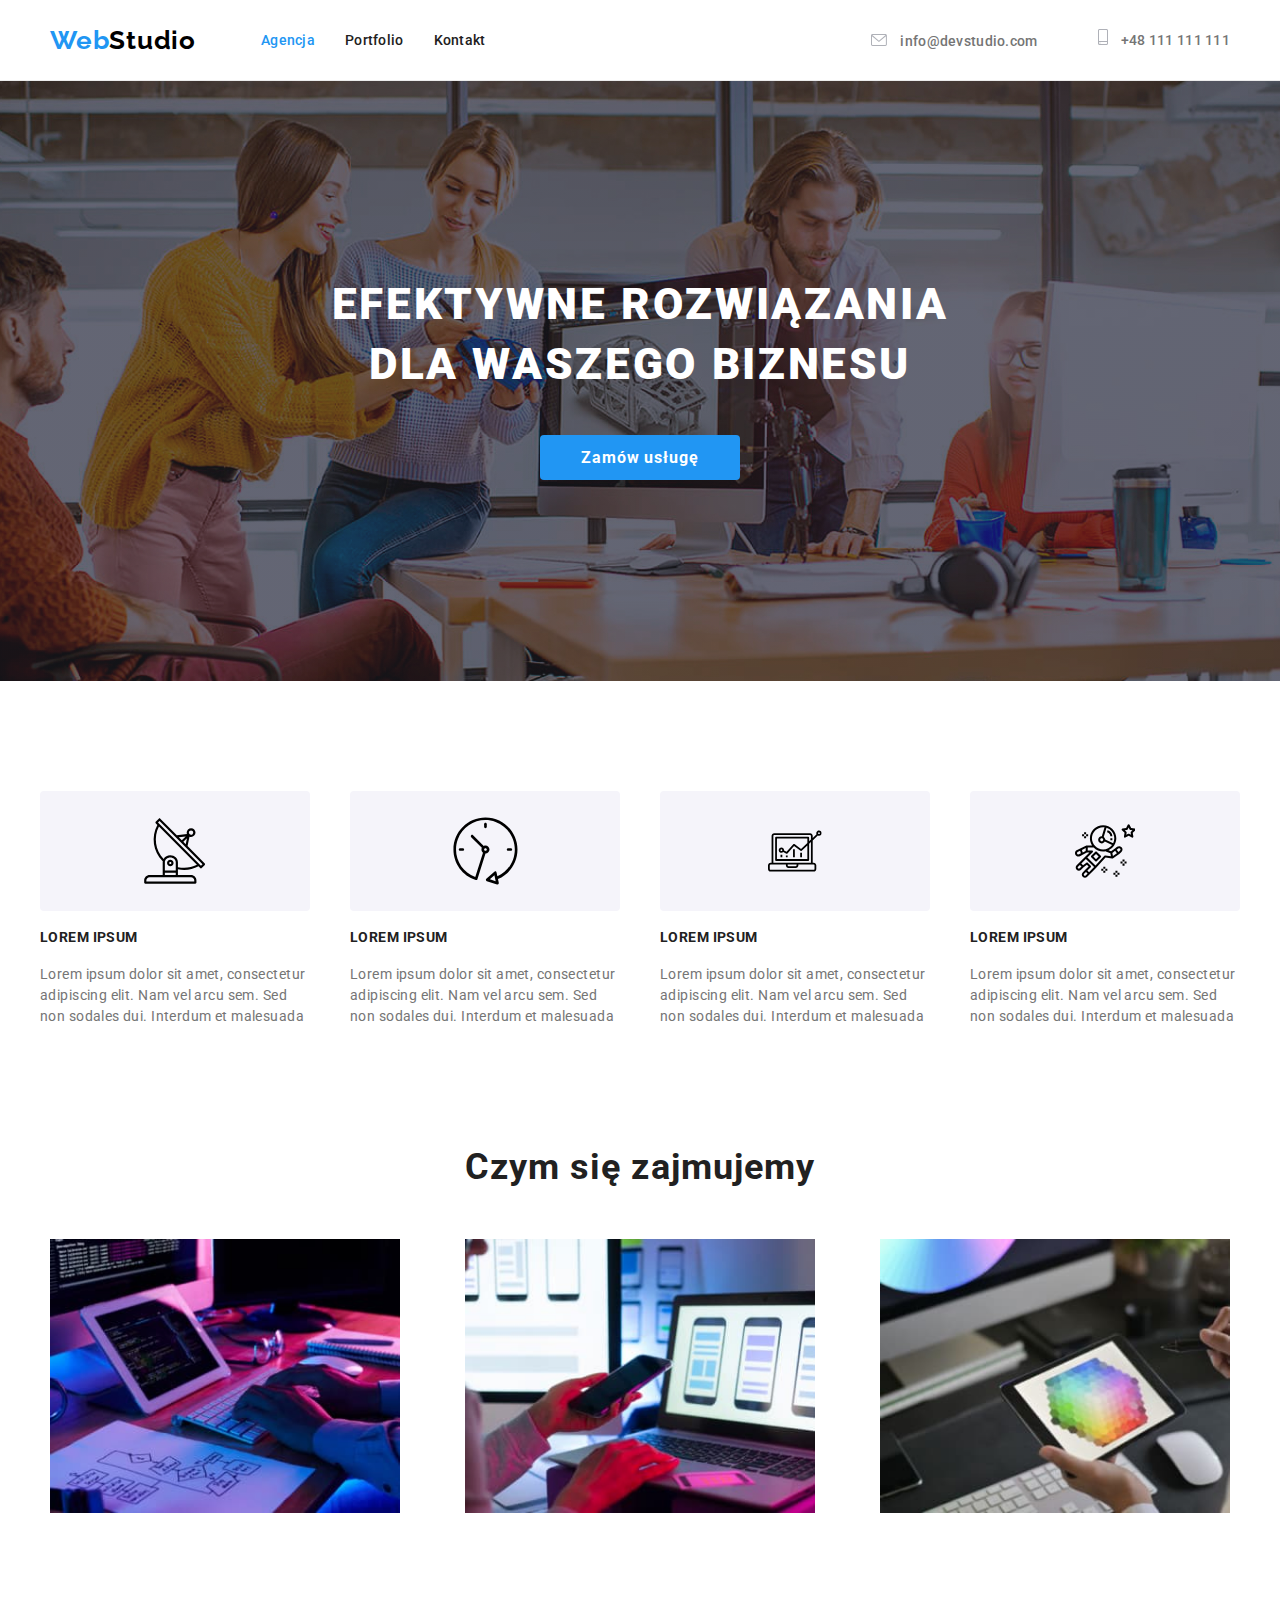
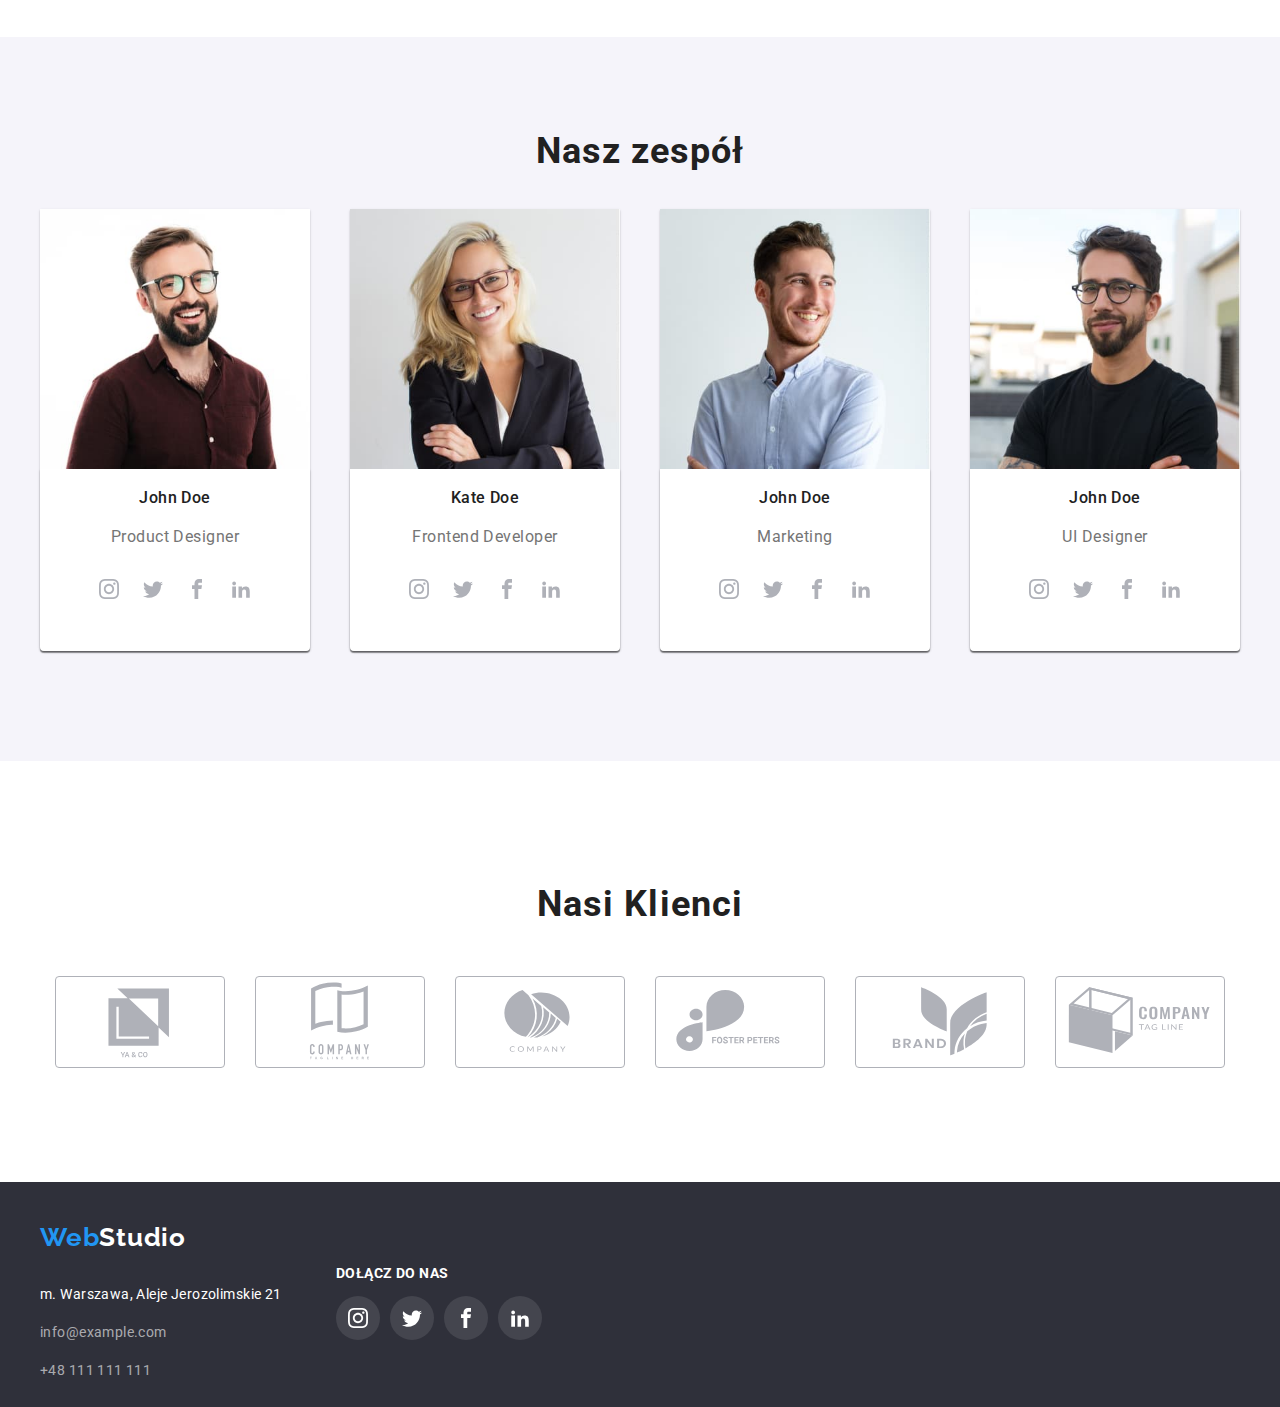
<file: index.html>
<!DOCTYPE html>
<html lang="pl">
  <head>
    <meta charset="UTF-8" />
    <meta http-equiv="X-UA-Compatible" content="IE=edge" />
    <meta name="viewport" content="width=device-width, initial-scale=1.0" />
    <title>Web Studio</title>
    <link
      rel="stylesheet"
      href="https://cdnjs.cloudflare.com/ajax/libs/modern-normalize/1.0.0/modern-normalize.min.css"
    />
    <link rel="stylesheet" href="./css/styles.css" />
    <link rel="preconnect" href="https://fonts.googleapis.com" />
    <link rel="preconnect" href="https://fonts.gstatic.com" crossorigin />
    <link
      href="https://fonts.googleapis.com/css2?family=Raleway:wght@700&family=Roboto:wght@400;500;700;900&display=swap"
      rel="stylesheet"
    />
  </head>
  <body>
    <header class="background-header">
      <div class="container header-container">
        <div class="logo-navigation">
          <a class="logotype-webstudio-header" href="#"
            ><span class="logotype-web">Web</span>Studio</a
          >
          <nav>
            <ul class="dots navigation">
              <li>
                <a class="link link-index links" href="./index.html">Agencja</a>
              </li>
              <li>
                <a class="link links" href="./portfolio.html">Portfolio</a>
              </li>
              <li><a class="link links" href="#">Kontakt</a></li>
            </ul>
          </nav>
        </div>
        <div class="navigation">
          <ul class="dots contact-items links">
            <li>
              <a
                class="links link-contact-header contact"
                href="mailto:info@example.com"
                ><svg
                  xmlns="http://www.w3.org/2000/svg"
                  width="16px"
                  height="12px"
                  class="envelope"
                >
                  <use href="./images/icons.svg#icon-envelope-2"></use>
                </svg>
                info@devstudio.com</a
              >
            </li>
          </ul>
          <ul class="dots contact-items links">
            <li>
              <a
                class="links link-contact-header contact"
                href="tel:+48111111111"
                ><svg
                  xmlns="http://www.w3.org/2000/svg"
                  width="10px"
                  height="16px"
                  class="phone"
                >
                  <use href="./images/icons.svg#icon-smartphone-1"></use>
                </svg>
                +48 111 111 111</a
              >
            </li>
          </ul>
        </div>
      </div>
    </header>

    <main>
      <section class="section first-section-index">
        <div class="container">
          <div class="white-text">
            <h1 class="first-section-text">
              EFEKTYWNE ROZWIĄZANIA DLA WASZEGO BIZNESU
            </h1>
          </div>

          <div class="blue-button">
            <button class="button-order" type="button">Zamów usługę</button>
          </div>
        </div>
      </section>
      <section class="section">
        <div class="container">
          <div class="section-lorem">
            <ul class="dots display-lorem">
              <li>
                <div class="box">
                  <svg
                    xmlns="http://www.w3.org/2000/svg"
                    width="65.32px"
                    height="70px"
                    class="box-border"
                  >
                    <use href="./images/icons.svg#icon-antenna-1"></use>
                  </svg>
                </div>
                <h4 class="second-section-haeding">LOREM IPSUM</h4>
                <p class="second-section-text">
                  Lorem ipsum dolor sit amet, consectetur adipiscing elit. Nam
                  vel arcu sem. Sed non sodales dui. Interdum et malesuada
                </p>
              </li>

              <li>
                <div class="box">
                  <svg
                    xmlns="http://www.w3.org/2000/svg"
                    width="66.96px"
                    height="70px"
                    class="box-border"
                  >
                    <use href="./images/icons.svg#icon-clock-1"></use>
                  </svg>
                </div>
                <h4 class="second-section-haeding">LOREM IPSUM</h4>
                <p class="second-section-text">
                  Lorem ipsum dolor sit amet, consectetur adipiscing elit. Nam
                  vel arcu sem. Sed non sodales dui. Interdum et malesuada
                </p>
              </li>
              <li>
                <div class="box">
                  <svg
                    xmlns="http://www.w3.org/2000/svg"
                    width="53.69px"
                    height="70px"
                    class="box-border"
                  >
                    <use href="./images/icons.svg#icon-diagram-1"></use>
                  </svg>
                </div>
                <h4 class="second-section-haeding">LOREM IPSUM</h4>
                <p class="second-section-text">
                  Lorem ipsum dolor sit amet, consectetur adipiscing elit. Nam
                  vel arcu sem. Sed non sodales dui. Interdum et malesuada
                </p>
              </li>
              <li>
                <div class="box">
                  <svg
                    xmlns="http://www.w3.org/2000/svg"
                    width="60.66px"
                    height="70px"
                    class="box-border"
                  >
                    <use href="./images/icons.svg#icon-astronaut-1"></use>
                  </svg>
                </div>
                <h4 class="second-section-haeding">LOREM IPSUM</h4>
                <p class="second-section-text">
                  Lorem ipsum dolor sit amet, consectetur adipiscing elit. Nam
                  vel arcu sem. Sed non sodales dui. Interdum et malesuada
                </p>
              </li>
            </ul>
          </div>

          <h2 class="second-section-second-text">Czym się zajmujemy</h2>
          <ul class="dots display-three">
            <li>
              <img
                class="image"
                src="images/img1.jpg"
                alt="Ręce na klawiaturze"
                width="370"
                height="294"
              />
            </li>
            <li>
              <img
                class="image"
                src="images/img2.jpg"
                alt="Smartfon w dłoniach"
                width="370"
                height="294"
              />
            </li>
            <li>
              <img
                class="image"
                src="images/img3.jpg"
                alt="Tablet w dłoni"
                width="370"
                height="294"
              />
            </li>
          </ul>
        </div>
      </section>
      <section class="section third-section">
        <div class="container">
          <div class="our-team">
            <h2 class="third-section-heading">Nasz zespół</h2>
          </div>

          <div class="team-container">
            <ul class="dots display">
              <li>
                <div class="team">
                  <figure>
                    <img
                      src="images/img4.jpg"
                      alt="John Doe.Product Designer"
                      width="270"
                      height="260"
                    />
                    <figcaption class="name-title">
                      <h4 class="third-section-heading-text">John Doe</h4>
                      <p class="third-section-job-titles">Product Designer</p>
                      <ul class="contact-sprites">
                        <li>
                          <a href="#"
                            ><div class="circle">
                              <svg
                                xmlns="http://www.w3.org/2000/svg"
                                width="20px"
                                height="20px"
                                class="social-circles"
                              >
                                <use
                                  href="./images/icons.svg#icon-instagram"
                                ></use>
                              </svg>
                            </div>
                          </a>
                        </li>
                        <li>
                          <a href="#"
                            ><div class="circle">
                              <svg
                                xmlns="http://www.w3.org/2000/svg"
                                width="20px"
                                height="20px"
                                class="social-circles"
                              >
                                <use
                                  href="./images/icons.svg#icon-twitter"
                                ></use>
                              </svg>
                            </div>
                          </a>
                        </li>
                        <li>
                          <a href="#"
                            ><div class="circle">
                              <svg
                                xmlns="http://www.w3.org/2000/svg"
                                width="20px"
                                height="20px"
                                class="social-circles"
                              >
                                <use
                                  href="./images/icons.svg#icon-facebook"
                                ></use>
                              </svg>
                            </div>
                          </a>
                        </li>
                        <li>
                          <a href="#"
                            ><div class="circle">
                              <svg
                                xmlns="http://www.w3.org/2000/svg"
                                width="20px"
                                height="20px"
                                class="social-circles"
                              >
                                <use
                                  href="./images/icons.svg#icon-linkedin2"
                                ></use>
                              </svg>
                            </div>
                          </a>
                        </li>
                      </ul>
                    </figcaption>
                  </figure>
                </div>
              </li>
              <li>
                <div class="team">
                  <figure>
                    <img
                      src="images/img5.jpg"
                      alt="Kate Doe.Frontend Developer"
                      width="270"
                      height="260"
                    />
                    <figcaption class="name-title">
                      <h4 class="third-section-heading-text">Kate Doe</h4>
                      <p class="third-section-job-titles">Frontend Developer</p>
                      <ul class="contact-sprites">
                        <li>
                          <a href="#"
                            ><div class="circle">
                              <svg
                                xmlns="http://www.w3.org/2000/svg"
                                width="20px"
                                height="20px"
                                class="social-circles"
                              >
                                <use
                                  href="./images/icons.svg#icon-instagram"
                                ></use>
                              </svg>
                            </div>
                          </a>
                        </li>
                        <li>
                          <a href="#"
                            ><div class="circle">
                              <svg
                                xmlns="http://www.w3.org/2000/svg"
                                width="20px"
                                height="20px"
                                class="social-circles"
                              >
                                <use
                                  href="./images/icons.svg#icon-twitter"
                                ></use>
                              </svg>
                            </div>
                          </a>
                        </li>
                        <li>
                          <a href="#"
                            ><div class="circle">
                              <svg
                                xmlns="http://www.w3.org/2000/svg"
                                width="20px"
                                height="20px"
                                class="social-circles"
                              >
                                <use
                                  href="./images/icons.svg#icon-facebook"
                                ></use>
                              </svg>
                            </div>
                          </a>
                        </li>
                        <li>
                          <a href="#"
                            ><div class="circle">
                              <svg
                                xmlns="http://www.w3.org/2000/svg"
                                width="20px"
                                height="20px"
                                class="social-circles"
                              >
                                <use
                                  href="./images/icons.svg#icon-linkedin2"
                                ></use>
                              </svg>
                            </div>
                          </a>
                        </li>
                      </ul>
                    </figcaption>
                  </figure>
                </div>
              </li>
              <li>
                <div class="team">
                  <figure>
                    <img
                      src="images/img6.jpg"
                      alt="John Doe.Marketing"
                      width="270"
                      height="260"
                    />
                    <figcaption class="name-title">
                      <h4 class="third-section-heading-text">John Doe</h4>
                      <p class="third-section-job-titles">Marketing</p>
                      <ul class="contact-sprites">
                        <li>
                          <a href="#"
                            ><div class="circle">
                              <svg
                                xmlns="http://www.w3.org/2000/svg"
                                width="20px"
                                height="20px"
                                class="social-circles"
                              >
                                <use
                                  href="./images/icons.svg#icon-instagram"
                                ></use>
                              </svg>
                            </div>
                          </a>
                        </li>
                        <li>
                          <a href="#"
                            ><div class="circle">
                              <svg
                                xmlns="http://www.w3.org/2000/svg"
                                width="20px"
                                height="20px"
                                class="social-circles"
                              >
                                <use
                                  href="./images/icons.svg#icon-twitter"
                                ></use>
                              </svg>
                            </div>
                          </a>
                        </li>
                        <li>
                          <a href="#"
                            ><div class="circle">
                              <svg
                                xmlns="http://www.w3.org/2000/svg"
                                width="20px"
                                height="20px"
                                class="social-circles"
                              >
                                <use
                                  href="./images/icons.svg#icon-facebook"
                                ></use>
                              </svg>
                            </div>
                          </a>
                        </li>
                        <li>
                          <a href="#"
                            ><div class="circle">
                              <svg
                                xmlns="http://www.w3.org/2000/svg"
                                width="20px"
                                height="20px"
                                class="social-circles"
                              >
                                <use
                                  href="./images/icons.svg#icon-linkedin2"
                                ></use>
                              </svg>
                            </div>
                          </a>
                        </li>
                      </ul>
                    </figcaption>
                  </figure>
                </div>
              </li>
              <li>
                <div class="team">
                  <figure>
                    <img
                      src="images/img7.jpg"
                      alt="John Doe.UI Designer"
                      width="270"
                      height="260"
                    />
                    <figcaption class="name-title">
                      <h4 class="third-section-heading-text">John Doe</h4>
                      <p class="third-section-job-titles">UI Designer</p>
                      <ul class="contact-sprites">
                        <li>
                          <a href="#"
                            ><div class="circle">
                              <svg
                                xmlns="http://www.w3.org/2000/svg"
                                width="20px"
                                height="20px"
                                class="social-circles"
                              >
                                <use
                                  href="./images/icons.svg#icon-instagram"
                                ></use>
                              </svg>
                            </div>
                          </a>
                        </li>
                        <li>
                          <a href="#"
                            ><div class="circle">
                              <svg
                                xmlns="http://www.w3.org/2000/svg"
                                width="20px"
                                height="20px"
                                class="social-circles"
                              >
                                <use
                                  href="./images/icons.svg#icon-twitter"
                                ></use>
                              </svg>
                            </div>
                          </a>
                        </li>
                        <li>
                          <a href="#"
                            ><div class="circle">
                              <svg
                                xmlns="http://www.w3.org/2000/svg"
                                width="20px"
                                height="20px"
                                class="social-circles"
                              >
                                <use
                                  href="./images/icons.svg#icon-facebook"
                                ></use>
                              </svg>
                            </div>
                          </a>
                        </li>
                        <li>
                          <a href="#"
                            ><div class="circle">
                              <svg
                                xmlns="http://www.w3.org/2000/svg"
                                width="20px"
                                height="20px"
                                class="social-circles"
                              >
                                <use
                                  href="./images/icons.svg#icon-linkedin2"
                                ></use>
                              </svg>
                            </div>
                          </a>
                        </li>
                      </ul>
                    </figcaption>
                  </figure>
                </div>
              </li>
            </ul>
          </div>
        </div>
      </section>
      <section>
        <div class="section container">
          <div>
            <h2 class="fourth-section-heading">Nasi Klienci</h2>
          </div>
          <div>
            <ul class="customers-container">
              <li>
                <div>
                  <svg
                    xmlns="http://www.w3.org/2000/svg"
                    width="170px"
                    height="92px"
                    class="customers"
                  >
                    <use href="./images/icons.svg#icon-Logo"></use>
                  </svg>
                </div>
              </li>
              <li>
                <div>
                  <svg
                    xmlns="http://www.w3.org/2000/svg"
                    width="170px"
                    height="92px"
                    class="customers"
                  >
                    <use href="./images/icons.svg#icon-Logo-1"></use>
                  </svg>
                </div>
              </li>
              <li>
                <div>
                  <svg
                    xmlns="http://www.w3.org/2000/svg"
                    width="170px"
                    height="92px"
                    class="customers"
                  >
                    <use href="./images/icons.svg#icon-Logo-2"></use>
                  </svg>
                </div>
              </li>
              <li>
                <div>
                  <svg
                    xmlns="http://www.w3.org/2000/svg"
                    width="170px"
                    height="92px"
                    class="customers"
                  >
                    <use href="./images/icons.svg#icon-Logo-3"></use>
                  </svg>
                </div>
              </li>
              <li>
                <div>
                  <svg
                    xmlns="http://www.w3.org/2000/svg"
                    width="170px"
                    height="92px"
                    class="customers"
                  >
                    <use href="./images/icons.svg#icon-Logo-4"></use>
                  </svg>
                </div>
              </li>
              <li>
                <div>
                  <svg
                    xmlns="http://www.w3.org/2000/svg"
                    width="170px"
                    height="92px"
                    class="customers"
                  >
                    <use href="./images/icons.svg#icon-Logo-5"></use>
                  </svg>
                </div>
              </li>
            </ul>
          </div>
        </div>
      </section>
    </main>
    <footer class="background-footer">
      <div class="whole-footer container">
        <div class="footer-container">
          <div class="home-address">
            <a class="logotype-webstudio-footer" href="#"
              ><span class="logotype-web">Web</span>Studio</a
            >
          </div>
          <div class="address-footer-links">
            <address class="address">
              m. Warszawa, Aleje Jerozolimskie 21
              <p>
                <a
                  class="links link-contact-footer"
                  href="mailto:info@example.com"
                  >info@example.com</a
                >
              </p>
              <p>
                <a class="links link-contact-footer" href="tel:+48111111111"
                  >+48 111 111 111</a
                >
              </p>
            </address>
          </div>
        </div>
        <div class="join-us-text-icons">
          <div class="social-icons-bottom">
            <p class="join-us">Dołącz do nas</p>
          </div>
          <ul class="contact-sprites-bottom">
            <li>
              <div class="circle-bottom">
                <svg
                  xmlns="http://www.w3.org/2000/svg"
                  width="20px"
                  height="20px"
                  class="social-circles-bottom"
                >
                  <use href="./images/icons.svg#icon-instagram"></use>
                </svg>
              </div>
            </li>
            <li>
              <div class="circle-bottom">
                <svg
                  xmlns="http://www.w3.org/2000/svg"
                  width="20px"
                  height="20px"
                  class="social-circles-bottom"
                >
                  <use href="./images/icons.svg#icon-twitter"></use>
                </svg>
              </div>
            </li>
            <li>
              <div class="circle-bottom">
                <svg
                  xmlns="http://www.w3.org/2000/svg"
                  width="20px"
                  height="20px"
                  class="social-circles-bottom"
                >
                  <use href="./images/icons.svg#icon-facebook"></use>
                </svg>
              </div>
            </li>
            <li>
              <div class="circle-bottom">
                <svg
                  xmlns="http://www.w3.org/2000/svg"
                  width="20px"
                  height="20px"
                  class="social-circles-bottom"
                >
                  <use href="./images/icons.svg#icon-linkedin2"></use>
                </svg>
              </div>
            </li>
          </ul>
        </div>
      </div>
    </footer>
  </body>
</html>
</file>
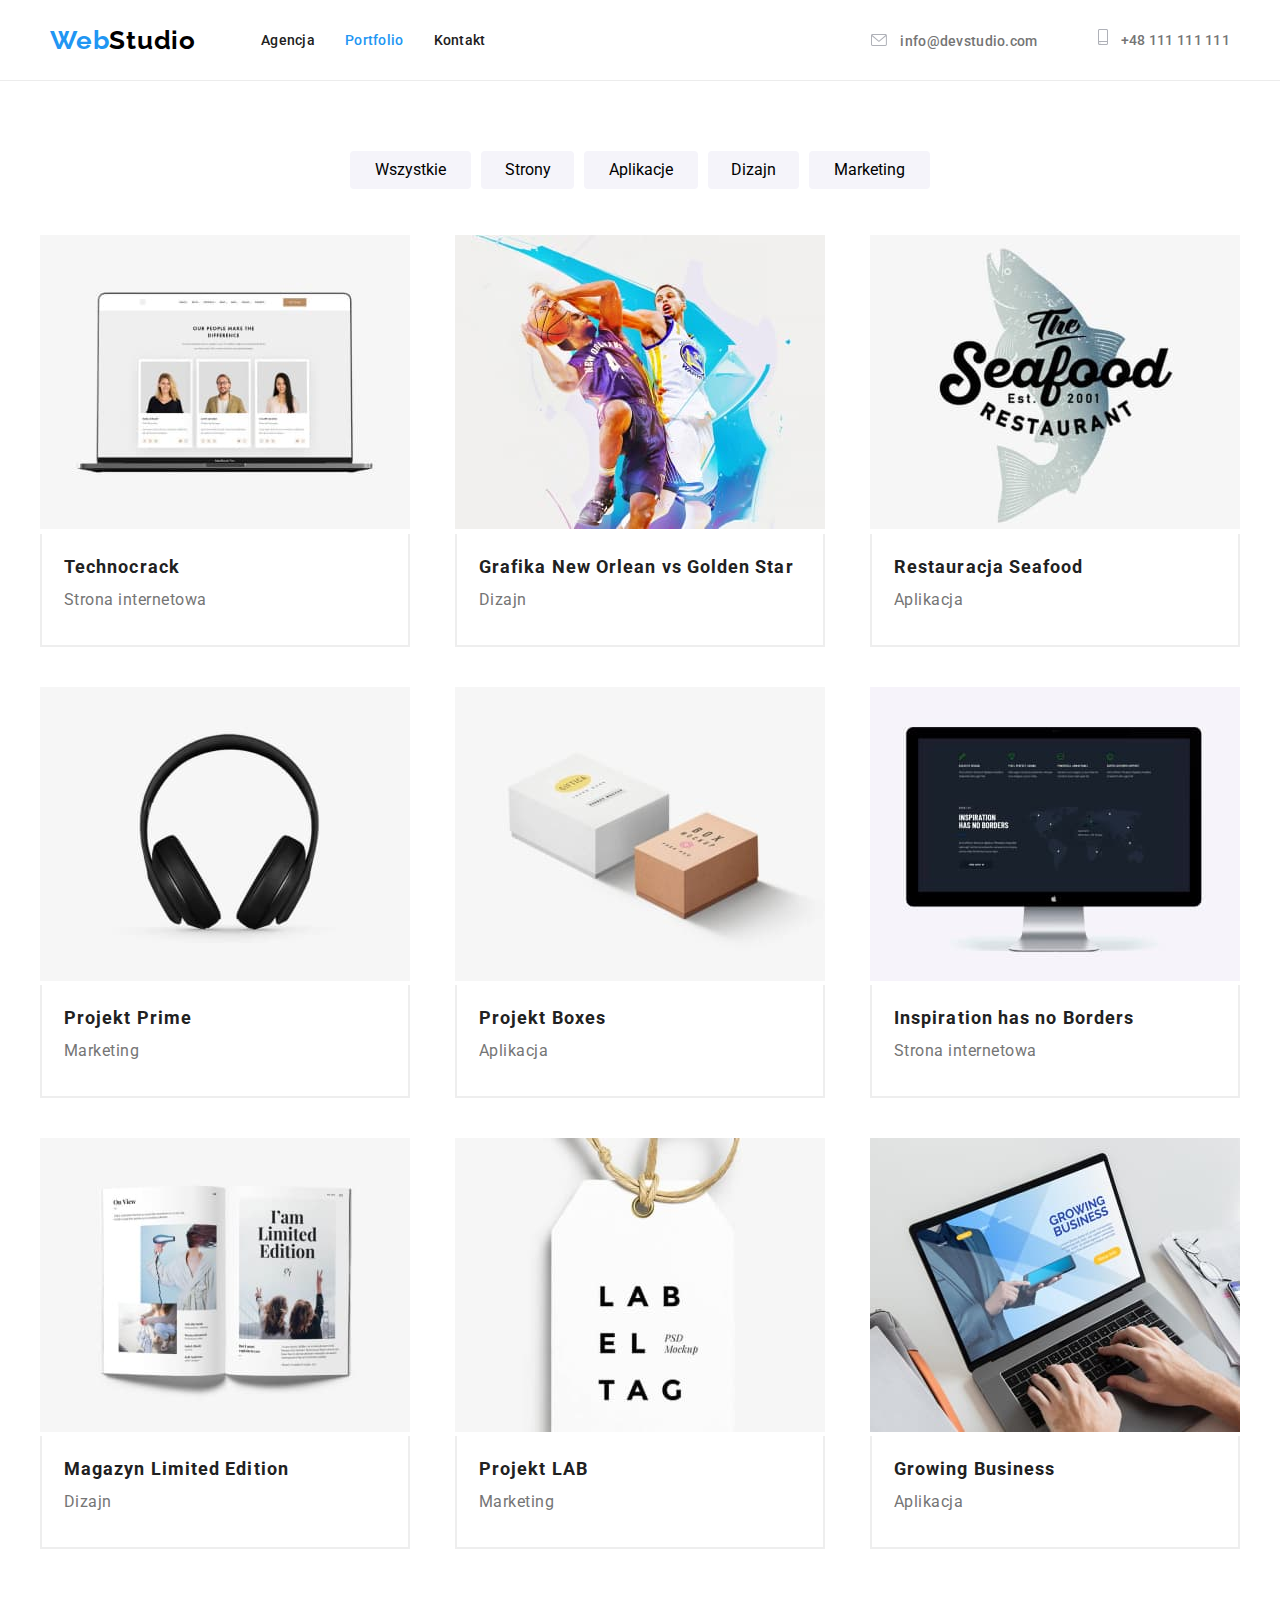
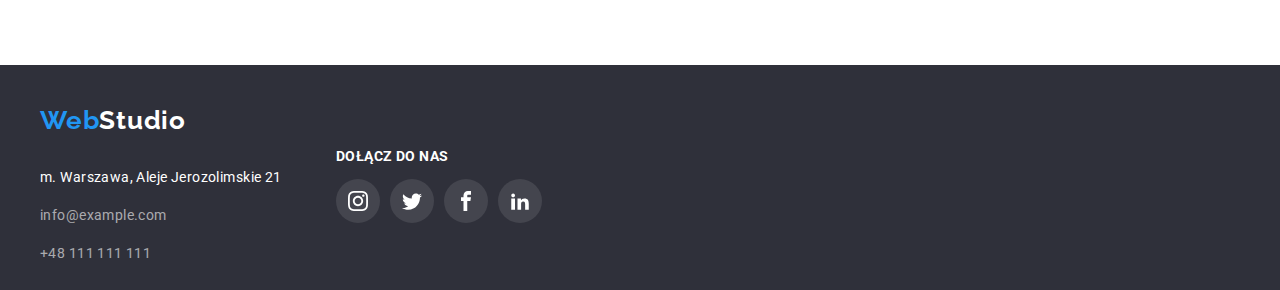
<file: portfolio.html>
<!DOCTYPE html>
<html lang="pl">
  <head>
    <meta charset="UTF-8" />
    <meta http-equiv="X-UA-Compatible" content="IE=edge" />
    <meta name="viewport" content="width=device-width, initial-scale=1.0" />
    <title>Portfolio</title>
    <link
      rel="stylesheet"
      href="https://cdnjs.cloudflare.com/ajax/libs/modern-normalize/1.0.0/modern-normalize.min.css"
    />
    <link rel="stylesheet" href="./css/styles.css" />
    <link rel="preconnect" href="https://fonts.googleapis.com" />
    <link rel="preconnect" href="https://fonts.gstatic.com" crossorigin />
    <link
      href="https://fonts.googleapis.com/css2?family=Raleway:wght@700&amp;family=Roboto:wght@400;500;700;900&amp;display=swap"
      rel="stylesheet"
    />
  </head>
  <body>
    <header class="background-header">
      <div class="container header-container">
        <div class="logo-navigation">
          <a class="logotype-webstudio-header" href="#"
            ><span class="logotype-web">Web</span>Studio</a
          >
          <nav>
            <ul class="dots navigation">
              <li>
                <a class="link links" href="./index.html">Agencja</a>
              </li>
              <li>
                <a class="link link-portfolio links" href="./portfolio.html"
                  >Portfolio</a
                >
              </li>
              <li><a class="link links" href="#">Kontakt</a></li>
            </ul>
          </nav>
        </div>
        <div class="navigation">
          <ul class="dots contact-items links">
            <li>
              <a
                class="links link-contact-header contact"
                href="mailto:info@example.com"
                ><svg
                  xmlns="http://www.w3.org/2000/svg"
                  width="16px"
                  height="12px"
                  class="envelope"
                >
                  <use href="./images/icons.svg#icon-envelope-2"></use>
                </svg>
                info@devstudio.com</a
              >
            </li>
          </ul>
          <ul class="dots contact-items links">
            <li>
              <a
                class="links link-contact-header contact"
                href="tel:+48111111111"
                ><svg
                  xmlns="http://www.w3.org/2000/svg"
                  width="10px"
                  height="16px"
                  class="phone"
                >
                  <use href="./images/icons.svg#icon-smartphone-1"></use>
                </svg>
                +48 111 111 111</a
              >
            </li>
          </ul>
        </div>
      </div>
    </header>
    <main>
      <section>
        <div class="container">
          <ul class="dots options">
            <li>
              <button class="buttons button-all" type="button">
                Wszystkie
              </button>
            </li>
            <li>
              <button class="buttons button-pages" type="button">Strony</button>
            </li>
            <li>
              <button class="buttons button-aplications" type="button">
                Aplikacje
              </button>
            </li>
            <li>
              <button class="buttons button-design" type="button">
                Dizajn
              </button>
            </li>
            <li>
              <button class="buttons button-marketing" type="button">
                Marketing
              </button>
            </li>
          </ul>
          <div class="services">
            <ul class="dots cards">
              <li>
                <div class="items">
                  <figure>
                    <img
                      src="images/img2.1.jpg"
                      alt="Homepage strony Technocrack z trzema
          przedstawicielami firmy"
                      width="370"
                      height="294"
                    />
                    <figcaption class="bottom-line">
                      <h4 class="projects">Technocrack</h4>
                      <p class="project-sections">Strona internetowa</p>
                    </figcaption>
                  </figure>
                </div>
              </li>
              <li>
                <div class="items">
                  <figure>
                    <img
                      src="images/img2.2.jpg"
                      alt="Dwóch koszykarzy"
                      width="370"
                      height="294"
                    />
                    <figcaption class="bottom-line">
                      <h4 class="projects">
                        Grafika New Orlean vs Golden Star
                      </h4>
                      <p class="project-sections">Dizajn</p>
                    </figcaption>
                  </figure>
                </div>
              </li>
              <li>
                <div class="items">
                  <figure>
                    <img
                      src="images/img2.3.jpg"
                      alt="Logotyp The Seafood Restaurant"
                      width="370"
                      height="294"
                    />
                    <figcaption class="bottom-line">
                      <h4 class="projects">Restauracja Seafood</h4>
                      <p class="project-sections">Aplikacja</p>
                    </figcaption>
                  </figure>
                </div>
              </li>
              <li>
                <div class="items">
                  <figure>
                    <img
                      src="images/img2.4.jpg"
                      alt="Słuchawki nauszne"
                      width="370"
                      height="294"
                    />
                    <figcaption class="bottom-line">
                      <h4 class="projects">Projekt Prime</h4>
                      <p class="project-sections">Marketing</p>
                    </figcaption>
                  </figure>
                </div>
              </li>
              <li>
                <div class="items">
                  <figure>
                    <img
                      src="images/img2.5.jpg"
                      alt="Dwa pudełka"
                      width="370"
                      height="294"
                    />
                    <figcaption class="bottom-line">
                      <h4 class="projects">Projekt Boxes</h4>
                      <p class="project-sections">Aplikacja</p>
                    </figcaption>
                  </figure>
                </div>
              </li>
              <li>
                <div class="items">
                  <figure>
                    <img
                      src="images/img2.6.jpg"
                      alt="Ekran komputera"
                      width="370"
                      height="294"
                    />
                    <figcaption class="bottom-line">
                      <h4 class="projects">Inspiration has no Borders</h4>
                      <p class="project-sections">Strona internetowa</p>
                    </figcaption>
                  </figure>
                </div>
              </li>
              <li>
                <div class="last-items">
                  <figure>
                    <img
                      src="images/img2.7.jpg"
                      alt="Czasopismo otwarte w środku"
                      width="370"
                      height="294"
                    />
                    <figcaption class="bottom-line">
                      <h4 class="projects">Magazyn Limited Edition</h4>
                      <p class="project-sections">Dizajn</p>
                    </figcaption>
                  </figure>
                </div>
              </li>
              <li>
                <div class="last-items">
                  <figure>
                    <img
                      src="images/img2.8.jpg"
                      alt="Etykieta na sznurku"
                      width="370"
                      height="294"
                    />
                    <figcaption class="bottom-line">
                      <h4 class="projects">Projekt LAB</h4>
                      <p class="project-sections">Marketing</p>
                    </figcaption>
                  </figure>
                </div>
              </li>
              <li>
                <div class="last-items">
                  <figure>
                    <img
                      src="images/img2.9.jpg"
                      alt="Dłonie na klawiaturze laptopa"
                      width="370"
                      height="294"
                    />
                    <figcaption class="bottom-line">
                      <h4 class="projects">Growing Business</h4>
                      <p class="project-sections">Aplikacja</p>
                    </figcaption>
                  </figure>
                </div>
              </li>
            </ul>
          </div>
        </div>
      </section>
    </main>
    <footer class="background-footer">
      <div class="whole-footer container">
        <div class="footer-container">
          <div class="home-address">
            <a class="logotype-webstudio-footer" href="#"
              ><span class="logotype-web">Web</span>Studio</a
            >
          </div>
          <div class="address-footer-links">
            <address class="address">
              m. Warszawa, Aleje Jerozolimskie 21
              <p>
                <a
                  class="links link-contact-footer"
                  href="mailto:info@example.com"
                  >info@example.com</a
                >
              </p>
              <p>
                <a class="links link-contact-footer" href="tel:+48111111111"
                  >+48 111 111 111</a
                >
              </p>
            </address>
          </div>
        </div>
        <div class="join-us-text-icons">
          <div class="social-icons-bottom">
            <p class="join-us">Dołącz do nas</p>
          </div>
          <ul class="contact-sprites-bottom">
            <li>
              <div class="circle-bottom">
                <svg
                  xmlns="http://www.w3.org/2000/svg"
                  width="20px"
                  height="20px"
                  class="social-circles-bottom"
                >
                  <use href="./images/icons.svg#icon-instagram"></use>
                </svg>
              </div>
            </li>
            <li>
              <div class="circle-bottom">
                <svg
                  xmlns="http://www.w3.org/2000/svg"
                  width="20px"
                  height="20px"
                  class="social-circles-bottom"
                >
                  <use href="./images/icons.svg#icon-twitter"></use>
                </svg>
              </div>
            </li>
            <li>
              <div class="circle-bottom">
                <svg
                  xmlns="http://www.w3.org/2000/svg"
                  width="20px"
                  height="20px"
                  class="social-circles-bottom"
                >
                  <use href="./images/icons.svg#icon-facebook"></use>
                </svg>
              </div>
            </li>
            <li>
              <div class="circle-bottom">
                <svg
                  xmlns="http://www.w3.org/2000/svg"
                  width="20px"
                  height="20px"
                  class="social-circles-bottom"
                >
                  <use href="./images/icons.svg#icon-linkedin2"></use>
                </svg>
              </div>
            </li>
          </ul>
        </div>
      </div>
    </footer>
  </body>
</html>
</file>
<file: css/styles.css>
body {
  font-family: "Roboto", "Raleway", sans-serif;
  color: #212121;
}
:root {
  --brand-color: #2196f3;
  --white: #ffffff;
  --grey: #757575;
  --black: #000000;
  --less-black: #2f303a;
  --white-grey: rgba(255, 255, 255, 0.6);
  --less-white: #f5f4fa;
  --thin-line: #ececec;
  --shadow: #2f303a;
  --border-customers: #afb1b8;
}
.background-header {
  background-color: var(--white);
  border-bottom: 1px solid var(--thin-line);
}
.header-container {
  display: flex;
  justify-content: space-between;
  align-items: center;
  margin-bottom: 0px;
  height: 80px;
  width: 1200px;
}
.container {
  width: 1200px;
  margin: 0 auto;
  padding-left: 0;
}
.logo-navigation {
  display: flex;
}
.navigation-contact {
  display: flex;
}
.navigation {
  display: flex;
}
.contact-items {
  display: flex;
  align-items: baseline;
}
.logotype-webstudio-header {
  text-decoration: inherit;
  font-family: "Raleway";
  font-style: normal;
  font-weight: 700;
  font-size: 26px;
  line-height: 1.19;
  letter-spacing: 0.03em;
  color: var(--black);
  padding: 10px;
}
.logotype-webstudio-header:hover {
  color: none;
}
.logotype-web {
  color: var(--brand-color);
}
.first-section-index {
  max-width: 1600px;
  background-image: linear-gradient(
      to right,
      rgba(47, 48, 58, 0.4),
      rgba(47, 48, 58, 0.4)
    ),
    url(../images/4.1.jpg);
  background-size: cover;
  background-position: center;
  background-repeat: no-repeat;
  height: 600px;
}

.first-section-text {
  font-family: "Roboto";
  font-style: normal;
  font-weight: 900;
  font-size: 44px;
  line-height: 1.36;
  text-align: center;
  letter-spacing: 0.06em;
  text-transform: uppercase;
  color: var(--white);
  margin: 0 auto;
  width: 696px;
}
.blue-button {
  display: flex;
  justify-content: center;
}
.white-text {
  padding-top: 100px;
  padding-bottom: 40px;
}
.second-section-haeding {
  font-family: "Roboto";
  font-style: normal;
  font-weight: 700;
  font-size: 14px;
  line-height: 1.14;
  letter-spacing: 0.03em;
  text-transform: uppercase;
  width: 270px;
}
.second-section-text {
  font-family: "Roboto";
  font-style: normal;
  font-weight: 400;
  font-size: 14px;
  line-height: 1.5;
  letter-spacing: 0.03em;
  color: var(--grey);
  width: 270px;
}
.second-section-second-text {
  font-family: "Roboto";
  font-style: normal;
  font-weight: 700;
  font-size: 36px;
  line-height: 1.16;
  text-align: center;
  letter-spacing: 0.03em;
  padding: 10px 41px 10px 41px;
}
.third-section {
  background-color: var(--less-white);
}
.third-section-heading {
  font-family: "Roboto";
  font-style: normal;
  font-weight: 700;
  font-size: 36px;
  line-height: 1.16;
  text-align: center;
  letter-spacing: 0.03em;
  margin: 0 auto;
  padding-bottom: 20px;
}
.third-section-heading-text {
  width: 72px;
  font-family: "Roboto";
  font-style: normal;
  font-weight: 500;
  font-size: 16px;
  line-height: 1.18;
  text-align: center;
  letter-spacing: 0.03em;
  padding-bottom: 0;
}
.third-section-job-titles {
  width: 87px;
  font-family: "Roboto";
  font-style: normal;
  font-weight: 400;
  font-size: 16px;
  line-height: 1.18;
  text-align: center;
  letter-spacing: 0.03em;
  color: var(--grey);
  padding-bottom: 0;
}
.button-order {
  background: var(--brand-color);
  color: var(--white);
  cursor: pointer;
  font-family: "roboto";
  font-weight: 700;
  font-size: 16px;
  line-height: 1.6;
  align-items: center;
  text-align: center;
  letter-spacing: 0.06em;
  border: none;
  width: 200px;
  border-radius: 4px;
  padding: 10px;
}
.button-order:hover,
.button-order:focus {
  color: none;
}
.contact {
  padding: 10px;
}
.link {
  font-style: normal;
  font-weight: 500;
  font-size: 14px;
  line-height: 1.14;
  letter-spacing: 0.02em;
  color: #212121;
  padding: 0 15px;
}
.links {
  text-decoration: inherit;
}

.links:hover,
.links:focus {
  color: var(--brand-color);
}
.link-portfolio {
  color: var(--brand-color);
}
.link-index {
  color: var(--brand-color);
}
.link-contact-header {
  font-family: "Roboto";
  font-style: normal;
  font-weight: 500;
  font-size: 14px;
  line-height: 1.14;
  letter-spacing: 0.02em;
  color: var(--grey);
}
.buttons:hover,
.buttons:focus {
  background-color: var(--brand-color);
  color: var(--white);
  box-shadow: 0px 3px 1px rgba(0, 0, 0, 0.1), 0px 1px 2px rgba(0, 0, 0, 0.08),
    0px 2px 2px rgba(0, 0, 0, 0.12);
  border-radius: 4px;
}
.buttons {
  cursor: pointer;
  border: none;
  padding: 10px;
}
.button-all {
  background: var(--less-white);
  width: 121px;
  border-radius: 4px;
}
.button-pages {
  background-color: var(--less-white);
  width: 93px;
  border-radius: 4px;
}
.button-aplications {
  background-color: var(--less-white);
  width: 114px;
  border-radius: 4px;
}
.button-design {
  background-color: var(--less-white);
  width: 91px;
  border-radius: 4px;
}
.button-marketing {
  background-color: var(--less-white);
  width: 121px;
  border-radius: 4px;
}
.projects {
  font-family: "Roboto";
  font-style: normal;
  font-weight: 700;
  font-size: 18px;
  line-height: 2;
  letter-spacing: 0.06em;
  width: 322px;
}
.project-sections {
  color: var(--grey);
  font-family: "Roboto";
  font-style: normal;
  font-weight: 400;
  font-size: 16px;
  line-height: 1.87;
  letter-spacing: 0.03em;
  width: 322px;
}
.background-footer {
  background-color: var(--less-black);
}
.logotype-webstudio-footer {
  text-decoration: inherit;
  font-family: "Raleway";
  font-style: normal;
  font-weight: 700;
  font-size: 26px;
  line-height: 1.19;
  letter-spacing: 0.03em;
  color: var(--white);
}
.logotype-webstudio-footer:hover {
  color: none;
}
.address {
  color: var(--white);
  font-family: "Roboto";
  font-style: normal;
  left: 215px;
  top: 1739px;
  font-weight: 400;
  font-size: 14px;
  line-height: 1.71;
  letter-spacing: 0.03em;
  width: 246px;
}
.link-contact-footer {
  font-family: "Roboto";
  font-style: normal;
  font-weight: 400;
  font-size: 14px;
  line-height: 1.71;
  letter-spacing: 0.03em;
  color: var(--white-grey);
  width: 231px;
}
.dots {
  list-style: none;
}
.display-three {
  display: flex;
  justify-content: space-between;
  padding: 0;
}
.section {
  padding-top: 94px;
  padding-bottom: 94px;
}
.display-lorem {
  display: flex;
  justify-content: space-between;
  padding-left: 0;
}
.image {
  padding: 10px;
}
.footer-container {
  margin: 0;
  padding: 0;
  display: flex;
  flex-direction: column;
}
.whole-footer {
  display: flex;
  gap: 50px;
}
.home-address {
  padding: 40px 0 20px;
  margin-right: auto;
}
.address-footer-links {
  padding: 10px 0 10px;
  margin-right: 0;
}
.join-us-text-icons {
  width: 113px;
  padding: 0;
}
.join-us {
  font-family: "Roboto";
  font-style: normal;
  font-weight: 700;
  font-size: 14px;
  line-height: 1.14;
  letter-spacing: 0.03em;
  text-transform: uppercase;
  color: var(--white);
  padding: 70px 0px 0px 0px;
}
.options {
  display: flex;
  padding: 70px 20px 30px;
  justify-content: center;
  gap: 10px;
  margin: 0;
}
.services {
  padding-left: 0;
  margin: 0;
}
.cards {
  display: flex;
  justify-content: space-between;
  flex-wrap: wrap;
  gap: 40px;
  padding: 0;
  list-style: none;
}
.items {
  width: 370px;
  margin: 0;
  cursor: pointer;
}
.items:hover {
  box-shadow: 0px 1px 1px rgba(0, 0, 0, 0.12), 0px 4px 4px rgba(0, 0, 0, 0.06),
    1px 4px 6px rgba(0, 0, 0, 0.16);
}
.last-items {
  width: 370px;
  margin-top: 0;
  margin-left: 0;
  margin-right: 0;
  margin-bottom: 100px;
  cursor: pointer;
}
.last-items:hover {
  box-shadow: 0px 1px 1px rgba(0, 0, 0, 0.12), 0px 4px 4px rgba(0, 0, 0, 0.06),
    1px 4px 6px rgba(0, 0, 0, 0.16);
}
.bottom-line {
  border: 2px solid #eee;
  border-top: 0;
  width: 370px;
  padding: 15px 0 30px 0;
}
.bottom-line h4 {
  margin: 0 auto;
}
.bottom-line p {
  margin: 0 auto;
}
.section-lorem {
  padding-bottom: 50px;
}
.team img {
  max-width: 100%;
}
.display {
  display: flex;
  justify-content: space-between;
  padding-left: 0;
}
.name-title p {
  width: 147px;
  padding-bottom: 20px;
  padding-top: 10px;
  margin: 0 auto;
}
.name-title h4 {
  width: 72px;
  padding-top: 20px;
  padding-bottom: 10px;
  margin: 0 auto;
}
.name-title {
  background-color: var(--white);
  box-shadow: 0px 1px 3px rgba(0, 0, 0, 0.12), 0px 1px 1px rgba(0, 0, 0, 0.14),
    0px 2px 1px rgba(0, 0, 0, 0.2);
  border-radius: 0px 0px 4px 4px;
  border-top: 0;
}
.team {
  margin: 0;
  padding: 0;
  box-shadow: 0px 1px 3px rgba(0, 0, 0, 0.12), 0px 1px 1px rgba(0, 0, 0, 0.14),
    0px 2px 1px rgba(0, 0, 0, 0.2);
  border-radius: 0px 0px 4px 4px;
}
.team img {
  display: block;
}
figure {
  margin: 0;
}
.team-container {
  padding-left: 0;
}
.fourth-section-heading {
  font-family: "Roboto";
  font-style: normal;
  font-weight: 700;
  font-size: 36px;
  line-height: 1.16;
  text-align: center;
  letter-spacing: 0.03em;
  padding-top: 0;
  padding-bottom: 20px;
}
.box {
  width: 270px;
  background-color: var(--less-white);
  border-radius: 4px;
  padding: 25px 102.34px;
}
.box-border {
  display: block;
  margin: auto;
}
.contact-sprites {
  display: flex;
  justify-content: center;
  list-style: none;
  cursor: pointer;
  margin: auto;
  padding-left: 0;
  padding-bottom: 40px;
  margin: 0;
}
.contact-sprites-bottom {
  display: flex;
  justify-content: space-between;
  list-style: none;
  margin: auto;
  padding-left: 0;
  gap: 10px;
  cursor: pointer;
}
.social-icons {
  padding: 0;
  margin: 0;
}
.social-icons-bottom {
  padding: auto;
}
.customers {
  width: 170px;
  border: 1px solid var(--border-customers);
  border-radius: 4px;
  fill: var(--border-customers);
}
.customers:hover {
  border: 2px solid var(--brand-color);
  fill: var(--brand-color);
}
.customers-container {
  display: flex;
  justify-content: center;
  gap: 0 30px;
  list-style: none;
  padding-left: 0;
  cursor: pointer;
}
.envelope {
  fill: var(--border-customers);
  cursor: pointer;
  margin-right: 10px;
  margin-top: 5px;
}
.phone {
  fill: var(--border-customers);
  cursor: pointer;
  margin-right: 10px;
}
.links:hover > .envelope {
  fill: var(--brand-color);
}
.links:hover > .phone {
  fill: var(--brand-color);
}
.social-circles {
  fill: var(--border-customers);
  margin: 12px;
}

.social-circles-bottom {
  fill: var(--white);
  margin: 12px;
}
.circle {
  width: 44px;
  height: 44px;
  border-radius: 50%;
}
.circle:hover,
.circle:focus {
  background-color: var(--brand-color);
  fill: var(--white);
}
.circle:hover > .social-circles {
  fill: var(--white);
}
.circle-bottom {
  border-radius: 50%;
  width: 44px;
  height: 44px;
  background: rgba(255, 255, 255, 0.1);
}
.circle-bottom:hover,
.circle-bottom:focus {
  background-color: var(--brand-color);
}
</file>
